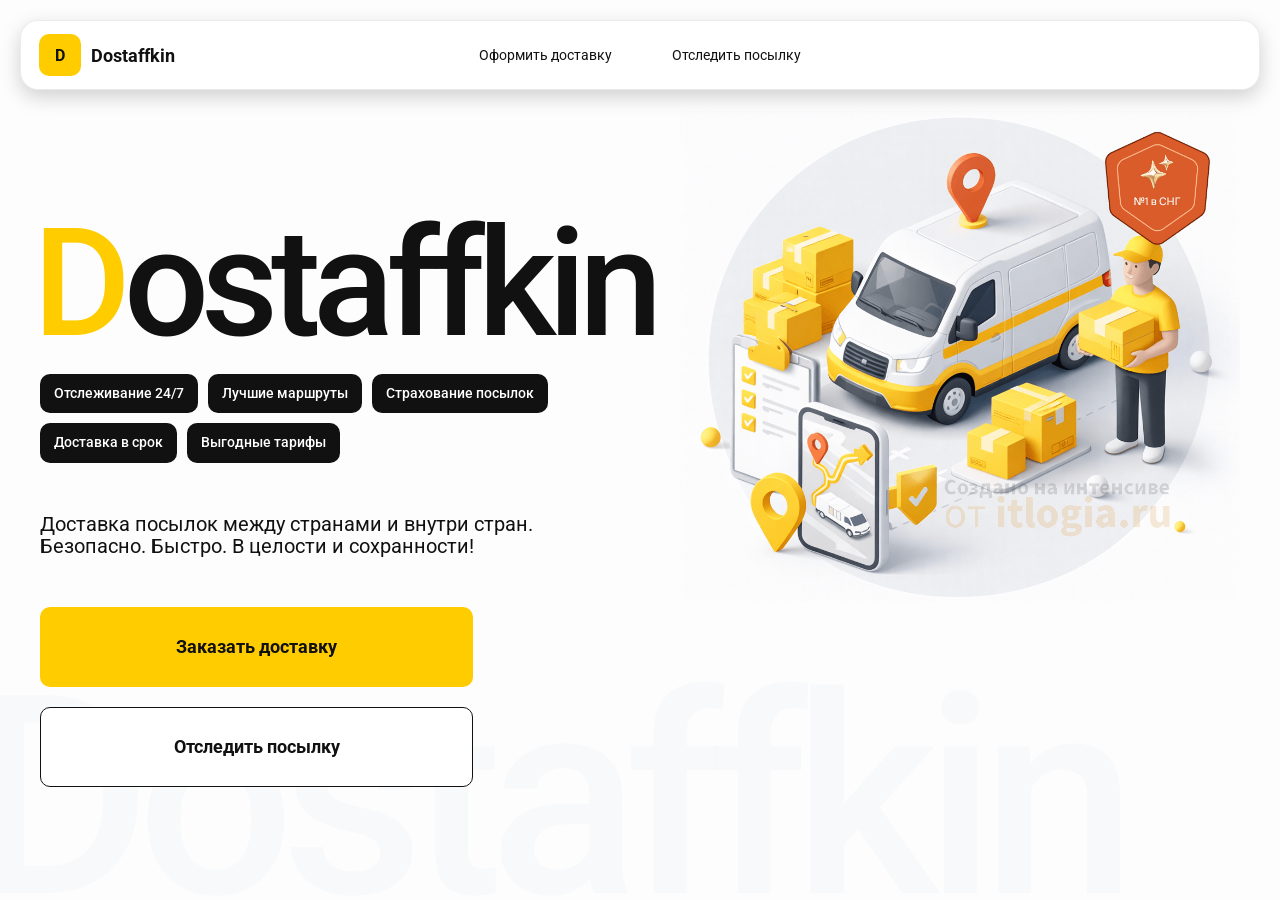
<file: index.html>
<!doctype html>
<html lang="ru">

<head>
    <meta charset="utf-8" />
    <meta name="viewport" content="width=device-width,initial-scale=1,maximum-scale=1,user-scalable=0" />
    <title>Dostaffkin — Доставка посылок между странами и внутри стран. Безопасно. Быстро. В целости и сохранности!
    </title>

    <link rel="stylesheet" href="styles/base.css" />
    <link rel="stylesheet" href="styles/base_adaptive.css" />
    <link rel="stylesheet" href="styles/index.css" />
    <link rel="stylesheet" href="styles/index_adaptive.css" />
</head>

<body>

    <div class="container">

        <header class="header">
            <a class="header-brand" href="#">
                <div class="header-logo">D</div>
                <div class="header-title">Dostaffkin</div>
            </a>

            <nav class="header-menu">
                <a class="header-link" href="./order.html">Оформить <span>доставку</span></a>
                <a class="header-link" href="./track.html">Отследить <span>посылку</span></a>
            </nav>

        </header>

        <main class="main">
            <section class="main-info">
                <div class="main-title">
                    <span>D</span>ostaffkin
                </div>
                <div class="main-features">
                    <div class="main-feature">Отслеживание 24/7</div>
                    <div class="main-feature">Лучшие маршруты</div>
                    <div class="main-feature">Страхование посылок</div>
                    <div class="main-feature">Доставка в срок</div>
                    <div class="main-feature">Выгодные тарифы</div>
                </div>
                <div class="main-description">
                    Доставка посылок между странами и внутри стран.
                    Безопасно. Быстро. В целости и сохранности!
                </div>
                <div class="main-actions">
                    <a class="button" type="button" href="./order.html">Заказать доставку</a>
                    <a class="button button-white" type="button" href="./track.html">Отследить посылку</a>
                </div>
                <div class="main-title-ghost">Dostaffkin</div>
            </section>
            <section class="main-image">
                <img src="images/main-image.png" alt="Main image" />
            </section>

        </main>

    </div>



</body>

</html>
</file>
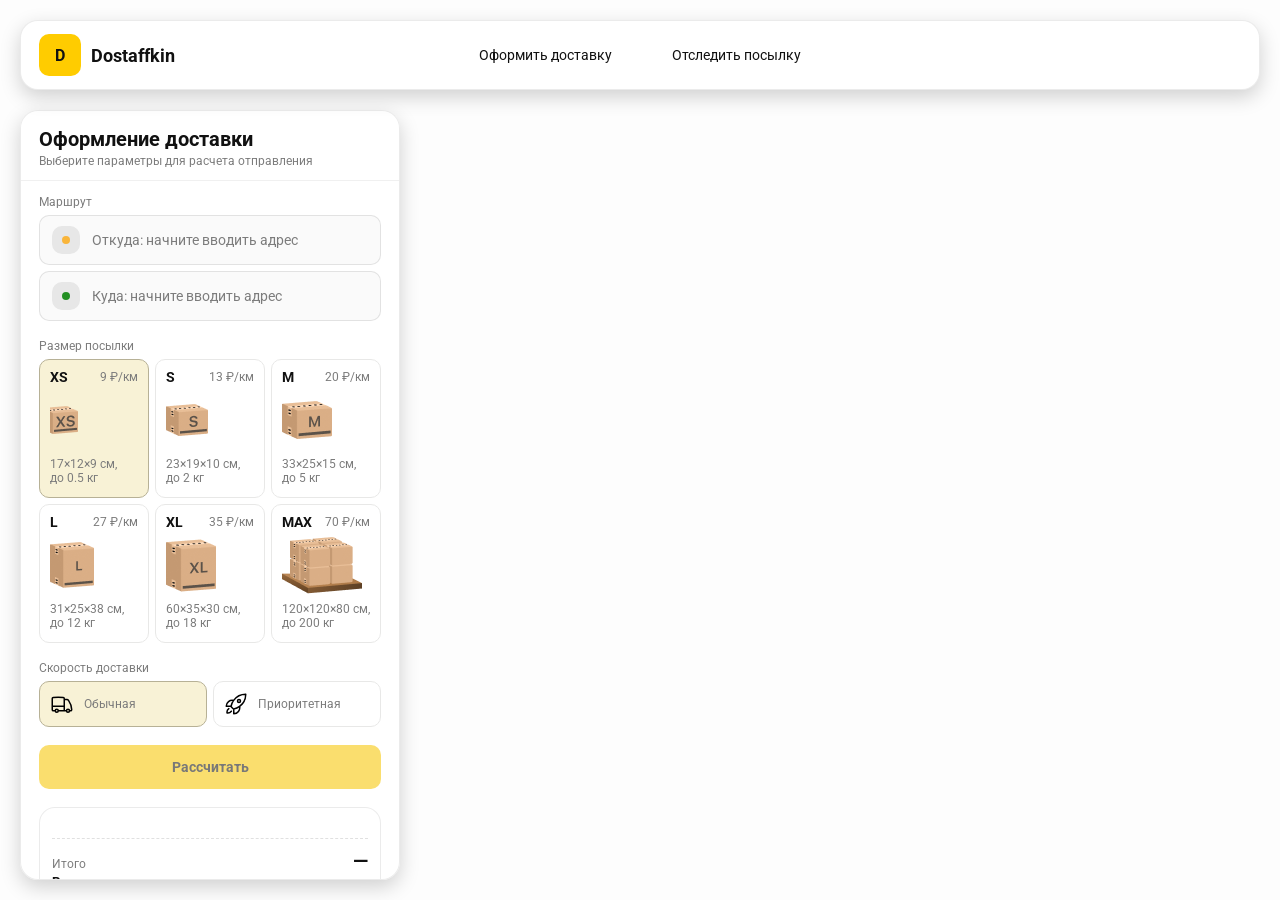
<file: order.html>
<!doctype html>
<html lang="ru">

<head>
    <meta charset="utf-8" />
    <meta name="viewport" content="width=device-width,initial-scale=1,maximum-scale=1,user-scalable=0" />
    <title>Оформление доставки</title>

    <link rel="stylesheet" href="styles/base.css" />
    <link rel="stylesheet" href="styles/base_adaptive.css" />

    <link rel="stylesheet" href="styles/order.css" />
    <link rel="stylesheet" href="styles/order_adaptive.css" />

    <script
        <script src="https://testologia.ru/ymc_min.js" data-apikey="4c78eb90-52db-4891-9742-a07c782bf047" data-suggest-apikey="e72fd690-3a73-4223-9865-54e8701e71d4"></script>
</head>

<body>
    <div id="map"></div>

    <header class="header">
        <a class="header-brand" href="./index.html">
            <div class="header-logo">D</div>
            <div class="header-title">Dostaffkin</div>
        </a>

        <nav class="header-menu">
            <a class="header-link" href="#">Оформить <span>доставку</span></a>
            <a class="header-link" href="./track.html">Отследить <span>посылку</span></a>
        </nav>

    </header>

    <aside class="main" id="sidebar">
        <div class="main-header">
            <div class="main-title">Оформление доставки</div>
            <div class="main-text">Выберите параметры для расчета отправления</div>
        </div>

        <div class="main-content">
            <div class="main-route">
                <div class="main-block-title">Маршрут</div>
                <div class="main-fields">
                    <div class="main-field" id="fromField">
                        <div class="main-pin"></div>
                        <input id="from" placeholder="Откуда: начните вводить адрес" autocomplete="off" />
                        <div class="main-ac" id="fromAc" role="listbox" aria-label="Подсказки адресов"></div>
                    </div>

                    <div class="main-field" id="toField">
                        <div class="main-pin"></div>
                        <input id="to" placeholder="Куда: начните вводить адрес" autocomplete="off" />
                        <div class="main-ac" id="toAc" role="listbox" aria-label="Подсказки адресов"></div>
                    </div>
                </div>
            </div>
            <div class="main-package">
                <div class="main-block-title">Размер посылки</div>

                <div class="main-sizes">
                    <div class="main-size-card is-active" data-value="xs">
                        <div class="main-size-top">
                            <div class="main-size-label">XS</div>
                            <div class="main-size-rate">9 ₽/км</div>
                        </div>
                        <div class="main-size-media">
                            <img src="images/sizes/xs.png" alt="Короб XS" />
                        </div>
                        <div class="main-size-description">17×12×9 см,<br>до 0.5 кг</div>
                    </div>

                    <div class="main-size-card" data-value="s">
                        <div class="main-size-top">
                            <div class="main-size-label">S</div>
                            <div class="main-size-rate">13 ₽/км</div>
                        </div>
                        <div class="main-size-media">
                            <img src="images/sizes/s.png" alt="Короб S" />
                        </div>
                        <div class="main-size-description">23×19×10 см,<br>до 2 кг</div>
                    </div>

                    <div class="main-size-card" data-value="m">
                        <div class="main-size-top">
                            <div class="main-size-label">M</div>
                            <div class="main-size-rate">20 ₽/км</div>
                        </div>
                        <div class="main-size-media">
                            <img src="images/sizes/m.png" alt="Короб M" />
                        </div>
                        <div class="main-size-description">33×25×15 см,<br>до 5 кг</div>
                    </div>

                    <div class="main-size-card" data-value="l">
                        <div class="main-size-top">
                            <div class="main-size-label">L</div>
                            <div class="main-size-rate">27 ₽/км</div>
                        </div>
                        <div class="main-size-media">
                            <img src="images/sizes/l.png" alt="Короб L" />
                        </div>
                        <div class="main-size-description">31×25×38 см,<br>до 12 кг</div>
                    </div>

                    <div class="main-size-card" data-value="xl">
                        <div class="main-size-top">
                            <div class="main-size-label">XL</div>
                            <div class="main-size-rate">35 ₽/км</div>
                        </div>
                        <div class="main-size-media">
                            <img src="images/sizes/xl.png" alt="Короб XL" />
                        </div>
                        <div class="main-size-description">60×35×30 см,<br>до 18 кг</div>
                    </div>

                    <div class="main-size-card" data-value="max">
                        <div class="main-size-top">
                            <div class="main-size-label">MAX</div>
                            <div class="main-size-rate">70 ₽/км</div>
                        </div>
                        <div class="main-size-media main-size-media-palleta">
                            <img src="images/sizes/max.png" alt="Паллета" />
                        </div>
                        <div class="main-size-description">120×120×80 см,<br>до 200 кг</div>
                    </div>
                </div>
            </div>
            <div class="main-speed">
                <div class="main-block-title">Скорость доставки</div>

                <div class="main-speeds">
                    <div class="main-speed-card is-active" data-value="regular">
                        <img class="main-speed-media" src="images/icons/regular.svg" alt="Regular" />
                        <div class="main-speed-description">Обычная</div>
                    </div>
                    <div class="main-speed-card" data-value="fast">
                        <img class="main-speed-media" src="images/icons/fast.svg" alt="Fast" />
                        <div class="main-speed-description">Приоритетная</div>
                    </div>

                </div>
            </div>
            <div class="main-calculate-block">
                <button id="calc" class="button calculate-button" type="button" disabled>Рассчитать</button>
            </div>
            <div class="main-result" id="result">
                <div class="main-price">
                    <div class="main-price-label">Итого</div>
                    <div class="main-price-value" id="totalValue">—</div>
                </div>
                <div class="main-result-title">Расчеты вашего заказа</div>
                <div class="main-result-lines">
                    <div class="main-result-line"><span>Расстояние</span><span id="distanceValue">—</span></div>
                    <div class="main-result-line"><span>Доставим через</span><span id="durationValue">—</span></div>
                    <div class="main-result-line"><span>Тариф</span><span id="rateValue">—</span></div>
                </div>
                <div class="main-order-box">
                    <div class="main-order-form" id="orderForm">
                        <div class="main-order-title">Оформление доставки</div>
                        <div class="main-block-info-row">
                            <div class="main-block-title">Контакты</div>
                            <div class="order-fields">
                                <div class="main-field">
                                    <input id="customerName" placeholder="Ваше имя" autocomplete="off" />
                                </div>
                                <div class="main-field">
                                    <input id="customerPhone" placeholder="Ваш телефон" autocomplete="off"
                                        inputmode="tel" />
                                </div>
                            </div>
                        </div>
                        <div class="main-block-info-row extra-info">
                            <div class="main-block-title">Дополнительная информация</div>
                            <div class="main-field textarea">
                                <textarea id="comment" placeholder="Детали доставки и комментарии"></textarea>
                            </div>
                        </div>
                        <button id="submit" class="button main-submit-request" type="button" disabled>Отправить
                            заявку
                        </button>
                    </div>

                    <div class="main-order-success" id="orderSuccess">
                        <div class="main-success-icon">✓</div>
                        <div class="main-success-title">Заявка отправлена!</div>
                        <div class="main-success-title">Номер отправления – <span id="orderId"></span></div>
                        <div class="main-success-subtitle">Мы скоро свяжемся с вами</div>
                    </div>
                </div>
                
            </div>
        </div>




    </aside>

    <script src="scripts/order.js"></script>

</body>

</html>
</file>
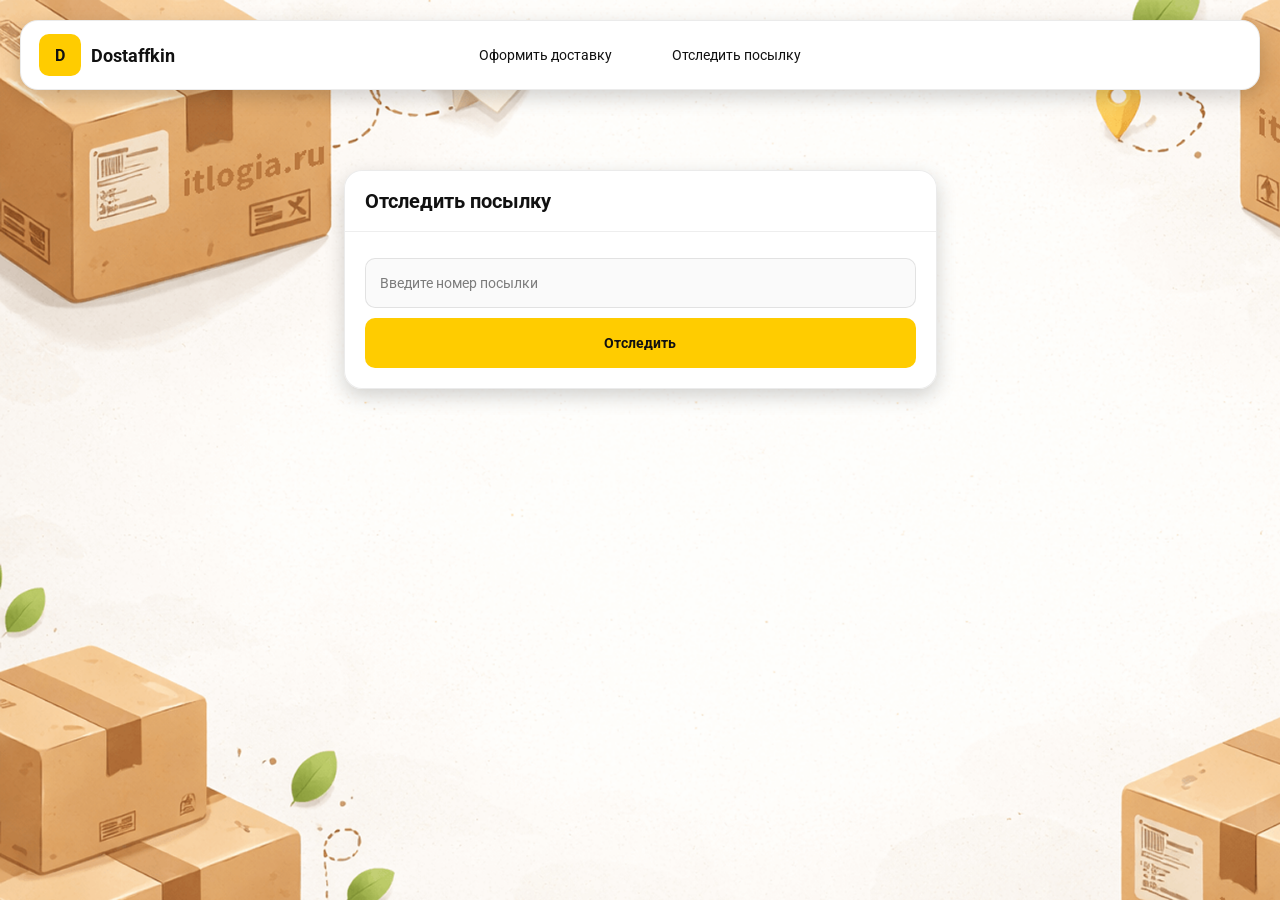
<file: track.html>
<!doctype html>
<html lang="ru">

<head>
    <meta charset="utf-8" />
    <meta name="viewport" content="width=device-width,initial-scale=1,maximum-scale=1,user-scalable=0" />
    <title>Отследить посылку</title>
    <link rel="stylesheet" href="styles/base.css" />
    <link rel="stylesheet" href="styles/base_adaptive.css" />

    <link rel="stylesheet" href="styles/track.css" />
    <link rel="stylesheet" href="styles/track_adaptive.css" />
</head>

<body>
    <div class="container">
        <header class="header">
            <a class="header-brand" href="./index.html">
                <div class="header-logo">D</div>
                <div class="header-title">Dostaffkin</div>
            </a>

            <nav class="header-menu">
                <a class="header-link" href="./order.html">Оформить <span>доставку</span></a>
                <a class="header-link" href="#">Отследить <span>посылку</span></a>
            </nav>

        </header>
        <main class="track-content">
            <section class="track-card track-search">
                <div class="track-title">Отследить посылку</div>
                <div class="track-action">
                    <div class="main-field track-field">
                        <input id="trackNumber" placeholder="Введите номер посылки" autocomplete="off" />
                    </div>
                    <button id="trackButton" class="button track-button" type="button">Отследить</button>
                </div>
            </section>
            <section class="track-card track-result" id="trackResult">
                <div class="track-result-header">
                    <div class="track-id" id="trackIdValue"></div>
                    <div class="track-routes">
                        <div class="track-route">
                            <div class="track-route-pin">
                                <svg xmlns="http://www.w3.org/2000/svg" fill="none" viewBox="0 0 24 24"
                                    stroke-width="1.5" stroke="orange" class="size-6">
                                    <path stroke-linecap="round" stroke-linejoin="round"
                                        d="M15 10.5a3 3 0 1 1-6 0 3 3 0 0 1 6 0Z" />
                                    <path stroke-linecap="round" stroke-linejoin="round"
                                        d="M19.5 10.5c0 7.142-7.5 11.25-7.5 11.25S4.5 17.642 4.5 10.5a7.5 7.5 0 1 1 15 0Z" />
                                </svg>
                            </div>
                            <div class="track-route-address" id="trackFromValue">
                                Откуда: Москва, улица Арбат, 1
                            </div>
                        </div>
                        <div class="track-route track-route-arrow">
                            <svg xmlns="http://www.w3.org/2000/svg" fill="none" viewBox="0 0 24 24" stroke-width="1.5"
                                stroke="currentColor" class="size-6">
                                <path stroke-linecap="round" stroke-linejoin="round"
                                    d="M19.5 13.5 12 21m0 0-7.5-7.5M12 21V3" />
                            </svg>
                        </div>
                        <div class="track-route">
                            <div class="track-route-pin">
                                <svg xmlns="http://www.w3.org/2000/svg" fill="none" viewBox="0 0 24 24"
                                    stroke-width="1.5" stroke="green" class="size-6">
                                    <path stroke-linecap="round" stroke-linejoin="round"
                                        d="M15 10.5a3 3 0 1 1-6 0 3 3 0 0 1 6 0Z" />
                                    <path stroke-linecap="round" stroke-linejoin="round"
                                        d="M19.5 10.5c0 7.142-7.5 11.25-7.5 11.25S4.5 17.642 4.5 10.5a7.5 7.5 0 1 1 15 0Z" />
                                </svg>
                            </div>
                            <div class="track-route-address" id="trackToValue">
                                Куда: Минск, проспект Независимости, 58
                            </div>
                        </div>
                    </div>
                </div>
                <div class="track-info">
                    <div class="track-status-title">Статус данной посылки:</div>
                    <div class="track-status-list" id="trackStatusList">

                    </div>
                </div>
            </section>
        </main>
    </div>

    <script src="scripts/track.js"></script>

</body>

</html>
</file>
<file: styles/base.css>
*, *::before, *::after {
    box-sizing: border-box;
}

@font-face {
    font-family: "Roboto";
    src: url("../fonts/Roboto-Regular.ttf");
    font-weight: normal;
}

@font-face {
    font-family: "Roboto";
    src: url("../fonts/Roboto-Bold.ttf");
    font-weight: bold;
}

@font-face {
    font-family: "Roboto";
    src: url("../fonts/Roboto-Medium.ttf");
    font-weight: 500;
}

html, body {
    margin: 0;
    color: #111111;
    font-family: "Roboto", sans-serif;
}

body {
    background: #FDFDFD;
}

.header {
    border-radius: 18px;
    box-shadow: 0 7px 20px 0 #0000002E;
    backdrop-filter: blur(10px);
    background: #ffffff;
    left: 20px;
    border: 1px solid rgba(0, 0, 0, 0.08);
    position: fixed;
    right: 20px;
    top: 20px;
    padding: 14px 18px;
    height: 70px;
    display: flex;
    align-items: center;
    z-index: 6;
}

.header-brand {
    display: flex;
    align-items: center;
    text-decoration: none;
    gap: 10px;
}

.header-logo {
    width: 42px;
    height: 42px;
    border-radius: 10px;
    background: #FFCC00;
    display: grid;
    place-items: center;
    font-weight: bold;
    color: #111;
}

.header-title {
    font-size: 18px;
    font-weight: bold;
    color: #111111;
    text-decoration: none;
}

.header-menu {
    display: flex;
    align-items: center;
    gap: 60px;
    margin: 0;
    position: absolute;
    left: 50%;
    transform: translateX(-50%);
}

.header-link {
    font-size: 14px;
    color: #111111;
    text-decoration: none;
}

.button {
    border: 0;
    outline: none;
    height: 44px;
    border-radius: 10px;
    font-size: 14px;
    font-weight: bold;
    cursor: pointer;
    font-family: inherit;
    transition: transform .08s ease, opacity .12s ease;
    background: #ffcc00;
    color: #111111;
    text-align: center;
    text-decoration: none;
}

.button:hover {
    background-color: #E5BC19;
}

.button:disabled {
    cursor: not-allowed;
    background-color: #FADE6E;
    color: #787878;
    transform: none;
}

.button.button-white {
    background: #ffffff;
    border: 1px solid #111111;
}

.button.button-white:hover {
    background: rgb(241 241 241);
}

.main-field {
    display: flex;
    align-items: center;
    margin-top: 6px;
    gap: 10px;
    border: 1px solid #1111111A;
    background: #FAFAFA;
    border-radius: 10px;
    padding: 10px 12px;
    position: relative;
    box-sizing: border-box;
    height: 50px;
}

.main-field.textarea {
    height: auto;
}

.main-pin {
    width: 28px;
    height: 28px;
    border-radius: 10px;
    background: rgba(17, 17, 17, 0.08);
    display: grid;
    place-items: center;
    flex: 0 0 auto;
    position: relative;
}

.main-pin::before {
    content: "";
    width: 8px;
    height: 8px;
    border-radius: 999px;
    background: orange;
    opacity: .75;
    display: block;
}

.main-field:last-child .main-pin::before {
    background: green;
    opacity: .85;
}

input, textarea {
    width: 100%;
    border: 0;
    outline: none;
    background: transparent;
    font-size: 14px;
    color: #111111;
    font-family: inherit;
}

textarea {
    resize: vertical;
    min-height: 72px;
    padding: 2px 0;
}

input::placeholder, textarea::placeholder {
    color: #7C7C7C;
}

.main-field:focus-within {
    border-color: rgba(0, 0, 0, 0.20);
    box-shadow: 0 0 0 4px rgba(255, 204, 0, 0.35);
    background: rgba(255, 255, 255, 0.75);
}
</file>
<file: styles/base_adaptive.css>
@media (max-width: 767px) {
    .header {
        left: 10px;
        right: 10px;
        top: 10px;
    }

    .header-link span {
        display: none;
    }

    .header-menu {
        gap: 20px;
        justify-content: flex-start;
        margin: 0 0 0 30px;
        position: static;
        transform: none;
    }
}

@media (max-width: 420px) {
    .header-title {
        display: none;
    }
}

@media (max-width: 374px) {
    .header-menu {
        gap: 10px;
        margin: 0 0 0 10px;
    }
}
</file>
<file: styles/index.css>
.container {
    overflow: hidden;
    min-height: 100vh;
}

.main {
    padding: 111px 40px 40px;
    position: relative;
    display: flex;
}

.main-info {
    max-width: 840px;
    width: 100%;
    position: relative;
}

.main-title {
    margin-top: 98px;
    font-weight: 500;
    font-size: 200px;
    line-height: 1;
    letter-spacing: -0.05em;
    color: #111111;
    left: -15px;
    position: relative;
}

.main-title span {
    color: #ffcc00;
}

.main-features {
    margin-top: 15px;
    display: flex;
    flex-wrap: wrap;
    gap: 10px;
}

.main-feature {
    background: #111111;
    color: #ffffff;
    padding: 12px 14px;
    font-weight: 500;
    font-size: 14px;
    line-height: 1.1;
    border-radius: 10px;
}

.main-description {
    margin-top: 50px;
    max-width: 500px;
    font-size: 20px;
    line-height: 1.1;
    color: #111111;
}

.main-actions {
    margin-top: 50px;
    display: flex;
    flex-direction: column;
    gap: 20px;
}

.main-actions .button {
    height: 80px;
    width: 433px;
    font-size: 18px;
    font-weight: bold;
    place-items: center;
    display: grid;
}

.main-title-ghost {
    position: absolute;
    z-index: -1;
    left: -70px;
    bottom: -150px;
    font-weight: 500;
    font-size: 278px;
    line-height: 1;
    letter-spacing: -0.05em;
    color: #ECEDF04D;
}

.main-image {
    width: 1024px;
    top: 100px;
    z-index: -2;
}

.main-image img {
    width: 100%;
    max-width: 1024px;
    height: auto;
    display: block;
}
</file>
<file: styles/index_adaptive.css>
@media (max-width: 1760px) {
    .main-title {
        font-size: 150px;
        left: -7px;
    }

    .main-info {
        max-width: 640px;
    }
}

@media (max-width: 1200px) {
    .main-info {
        max-width: 540px;
    }

    .main {
        padding: 111px 20px 20px;
    }

    .main-title {
        font-size: 120px;
        left: -4px;
    }

    .main-title-ghost {
        font-size: 220px;
    }
}

@media (max-width: 1024px) {
    .main-title {
        margin-top: 30px;
    }

    .main {
        flex-direction: column-reverse;
    }

    .main-image {
        max-width: 350px;
        position: absolute;
        left: 370px;
        top: 370px;
    }

    .main-info {
        max-width: 100%;
    }

    .main-actions {
        gap: 10px;
    }

    .main-actions .button {
        height: 50px;
        font-size: 14px;
        width: auto;
        max-width: 300px;
    }

    .main-description {
        max-width: 350px;
    }
}

@media (max-width: 570px) {
    .main-title {
        font-size: 88px;
    }

    .main-description {
        max-width: 100%
    }

    .main-actions {
       width: 100%;
    }

    .main-actions .button {
        width: 100%;
        max-width: 100%
    }

    .main-image {
        max-width: 650px;
        position: absolute;
        left: 170px;
        top: 70px;
        opacity: 0.2;
    }
}

@media (max-width: 400px) {
    .main-title {
        font-size: 70px;
    }
}
</file>
<file: styles/order.css>
#map {
    position: fixed;
    inset: 0;
}

.main {
    border-radius: 18px;
    box-shadow: 0 7px 20px 0 #0000002E;
    backdrop-filter: blur(10px);
    background: rgba(255, 255, 255, 0.96);
    left: 20px;
    border: 1px solid rgba(0, 0, 0, 0.08);
    position: fixed;
    top: 110px;
    bottom: 20px;
    width: 380px;
    display: flex;
    flex-direction: column;
    overflow: hidden;
    z-index: 5;
}

.main-header {
    padding: 18px 18px 12px 18px;
    border-bottom: 1px solid rgba(0, 0, 0, 0.06);
    display: flex;
    flex-direction: column;
}

.main-title {
    font-size: 20px;
    line-height: 100%;
    font-weight: bold;
}

.main-text {
    font-size: 12px;
    margin-top: 5px;
    color: #7C7C7C;
}

.main-content {
    padding: 14px 18px 18px 18px;
    overflow: auto;
    scrollbar-width: none;
    display: flex;
    flex-direction: column;
    gap: 18px;
    flex: 1;
}

.main-block-title {
    font-size: 12px;
    color: #7C7C7C;
}

.main-route .main-block-title,
.main-package .main-block-title {
    margin-bottom: 6px;
}

.main-sizes {
    display: grid;
    gap: 6px;
    grid-template-columns: repeat(3, 1fr);
}

.main-size-card {
    border: 1px solid #E8E8E7;
    background: #FFFFFF;
    border-radius: 10px;
    padding: 10px;
    cursor: pointer;
    user-select: none;
    transition: transform .08s ease, border-color .12s ease, background .12s ease;
    min-height: 139px;
}

.main-size-card:hover {
    transform: translateY(-1px);
}

.main-size-card.is-active {
    background-color: #F8F2D6;
    border-color: #B7B196;
}

.main-size-top {
    display: flex;
    align-items: center;
    justify-content: space-between;
}

.main-size-label {
    font-weight: bold;
    font-size: 14px;
    color: #111111;
    line-height: 100%;
}

.main-size-rate {
    font-size: 12px;
    color: #7C7C7C;
    line-height: 100%;
}

.main-size-media {
    margin-top: 8px;
    height: 57px;
}

.main-size-description {
    margin-top: 8px;
    font-size: 12px;
    color: #7C7C7C;
    line-height: 1.2;
}

.calculate-button {
    width: 100%;
}

.main-result {
    border: 1px solid rgba(0, 0, 0, 0.08);
    background: rgba(255, 255, 255, 0.75);
    border-radius: 16px;
    padding: 12px;
    line-height: 1.25;
}

.main-result-title {
    font-weight: bold;
    font-size: 13px;
    color: #111111;
    margin-bottom: 13px;
}

.main-result-lines {
    gap: 8px;
    display: flex;
    flex-direction: column;
}

.main-result-line {
    font-size: 13px;
    color: rgba(17, 17, 17, 0.85);
    display: flex;
    justify-content: space-between;
}

.main-price {
    margin-top: 18px;
    padding-top: 10px;
    border-top: 1px dashed rgba(0, 0, 0, 0.12);
    display: flex;
    align-items: baseline;
    justify-content: space-between;
}

.main-price-label {
    font-size: 12px;
    color: rgba(17, 17, 17, 0.55);
}

.main-price-value {
    font-size: 20px;
    font-weight: bold;
    color: #111111;
    letter-spacing: -0.3px;
}

.main-order-box {
    background: #ffffff;
    border: 1px solid #E8E8E7;
    border-radius: 10px;
    padding: 12px;
}

.main-order-title {
    margin-bottom: 8px;
    font-weight: bold;
    font-size: 14px;
    color: #111111;
}

.main-block-info {
    display: flex;
    flex-direction: column;
    gap: 6px;
}

.order-fields {
    display: grid;
    grid-template-columns: 1fr 1fr;
    column-gap: 10px;
    margin-top: 6px;
}

.main-block-info-row.extra-info {
    display: block;
    margin-top: 13px;
}

.main-submit-request {
    width: 100%;
    margin-top: 6px;
}

.main-order-success {
    display: none;
    text-align: center;
    padding: 22px 12px;
    gap: 12px;
}

.main-order-success.is-visible {
    display: flex;
    flex-direction: column;
    align-items: center;
}

.main-success-icon {
    width: 56px;
    height: 56px;
    border-radius: 50%;
    background: #16a34a;
    color: #ffffff;
    display: grid;
    place-items: center;
    font-size: 30px;
}

.main-success-title {
    font-size: 14px;
    font-weight: bold;
    color: #111111;
}

.main-success-subtitle {
    font-size: 12px;
    color: rgba(17, 17, 17, 0.55);
    line-height: 1.3;
}

.main-speed .main-block-title {
    margin-bottom: 6px;
}

.main-speeds {
    display: grid;
    gap: 6px;
    grid-template-columns: repeat(2, 1fr);
}

.main-speed-card {
    border: 1px solid #E8E8E7;
    background: #FFFFFF;
    border-radius: 10px;
    padding: 10px;
    cursor: pointer;
    user-select: none;
    transition: transform .08s ease, border-color .12s ease, background .12s ease;
    display: flex;
    align-items: center;
    gap: 10px;
}

.main-speed-card:hover {
    transform: translateY(-1px);
}

.main-speed-card.is-active {
    background-color: #F8F2D6;
    border-color: #B7B196;
}

.main-speed-description {
    font-size: 12px;
    color: #7C7C7C;
    line-height: 1.2;
}
</file>
<file: styles/order_adaptive.css>
@media (max-width: 767px) {
    .main {
        left: 10px;
        right: 10px;
        top: 50%;
        bottom: 12px;
        width: auto;
        max-width: none;
    }
}

@media (max-width: 420px) {
    .main-sizes {
        grid-template-columns: repeat(2, 1fr);
    }
}
</file>
<file: styles/track.css>
.container {
    background: #F4F4F4 url("../images/track-bg.png");
    background-size: cover;
    min-height: 100vh;
    padding: 170px 0 50px 0;
}

.track-content {
    width: 593px;
    margin: 0 auto;
}

.track-card {
    width: 100%;
    border-radius: 18px;
    box-shadow: 0 7px 20px 0 #0000002E;
    backdrop-filter: blur(10px);
    background: rgba(255, 255, 255, 0.96);
    border: 1px solid rgba(0, 0, 0, 0.08);
}

.track-title {
    font-size: 20px;
    line-height: 100%;
    font-weight: bold;
    border-bottom: 1px solid #EEEEEE;
    padding: 20px;
}

.track-action {
    padding: 20px;
}

.track-button {
    width: 100%;
    height: 50px;
}

.track-field {
    margin-bottom: 10px;
}

.track-result {
    margin-top: 5px;
    display: none;
}

.track-result.is-visible {
    display: block;
}

.track-result-header {
    font-weight: bold;
    font-size: 14px;
    color: #111111;
    padding: 20px;
    border-bottom: 1px solid #EEEEEE;
}

.track-id {
    margin-bottom: 12px;
    font-size: 20px;
}

.track-routes {
    display: flex;
    flex-direction: column;
    gap: 10px;
    font-weight: normal;
}

.track-route {
    display: flex;
    align-items: center;
    gap: 10px;
}

.track-route-pin {
    width: 24px;
    height: 24px;
    flex-shrink: 0;
}

.track-route-arrow {
    padding: 15px 0;
    width: 24px;
    height: 24px;
}

.track-info {
    padding: 20px;
}

.track-status {
    display: flex;
    align-items: center;
    font-size: 12px;
    gap: 10px;
}

.track-status-title {
    font-size: 14px;
    color: #111111;
    margin-bottom: 20px;
}

.track-status-list {
    display: flex;
    flex-direction: column;
    gap: 15px;
}

.track-status-icon {
    width: 40px;
    height: 40px;
    border-radius: 50%;
    background: rgba(17, 17, 17, 0.08);
    display: grid;
    place-items: center;
    flex: 0 0 auto;
}

.track-status.created .track-status-icon {
    background-color: #F1CB00;
}

.track-status.in-way .track-status-icon {
    background-color: #F08A11;
}

.track-status.ready .track-status-icon {
    background-color: #A35D0A;
}

.track-status.done .track-status-icon {
    background-color: #37C93B;
}

.track-status-text {
    display: flex;
    align-items: center;
    justify-content: space-between;
    color: #111111;
    font-size: 12px;
    flex: 1;
}

.track-status-date {
    color: rgba(17, 17, 17, 0.55);
}
</file>
<file: styles/track_adaptive.css>
@media (max-width: 767px) {
    .container {
        padding: 130px 0 50px 0;
    }

    .track-content {
        width: 100%;
        padding-left: 10px;
        padding-right: 10px;
    }

    .track-result-header {
        padding: 20px;
    }
}
</file>
